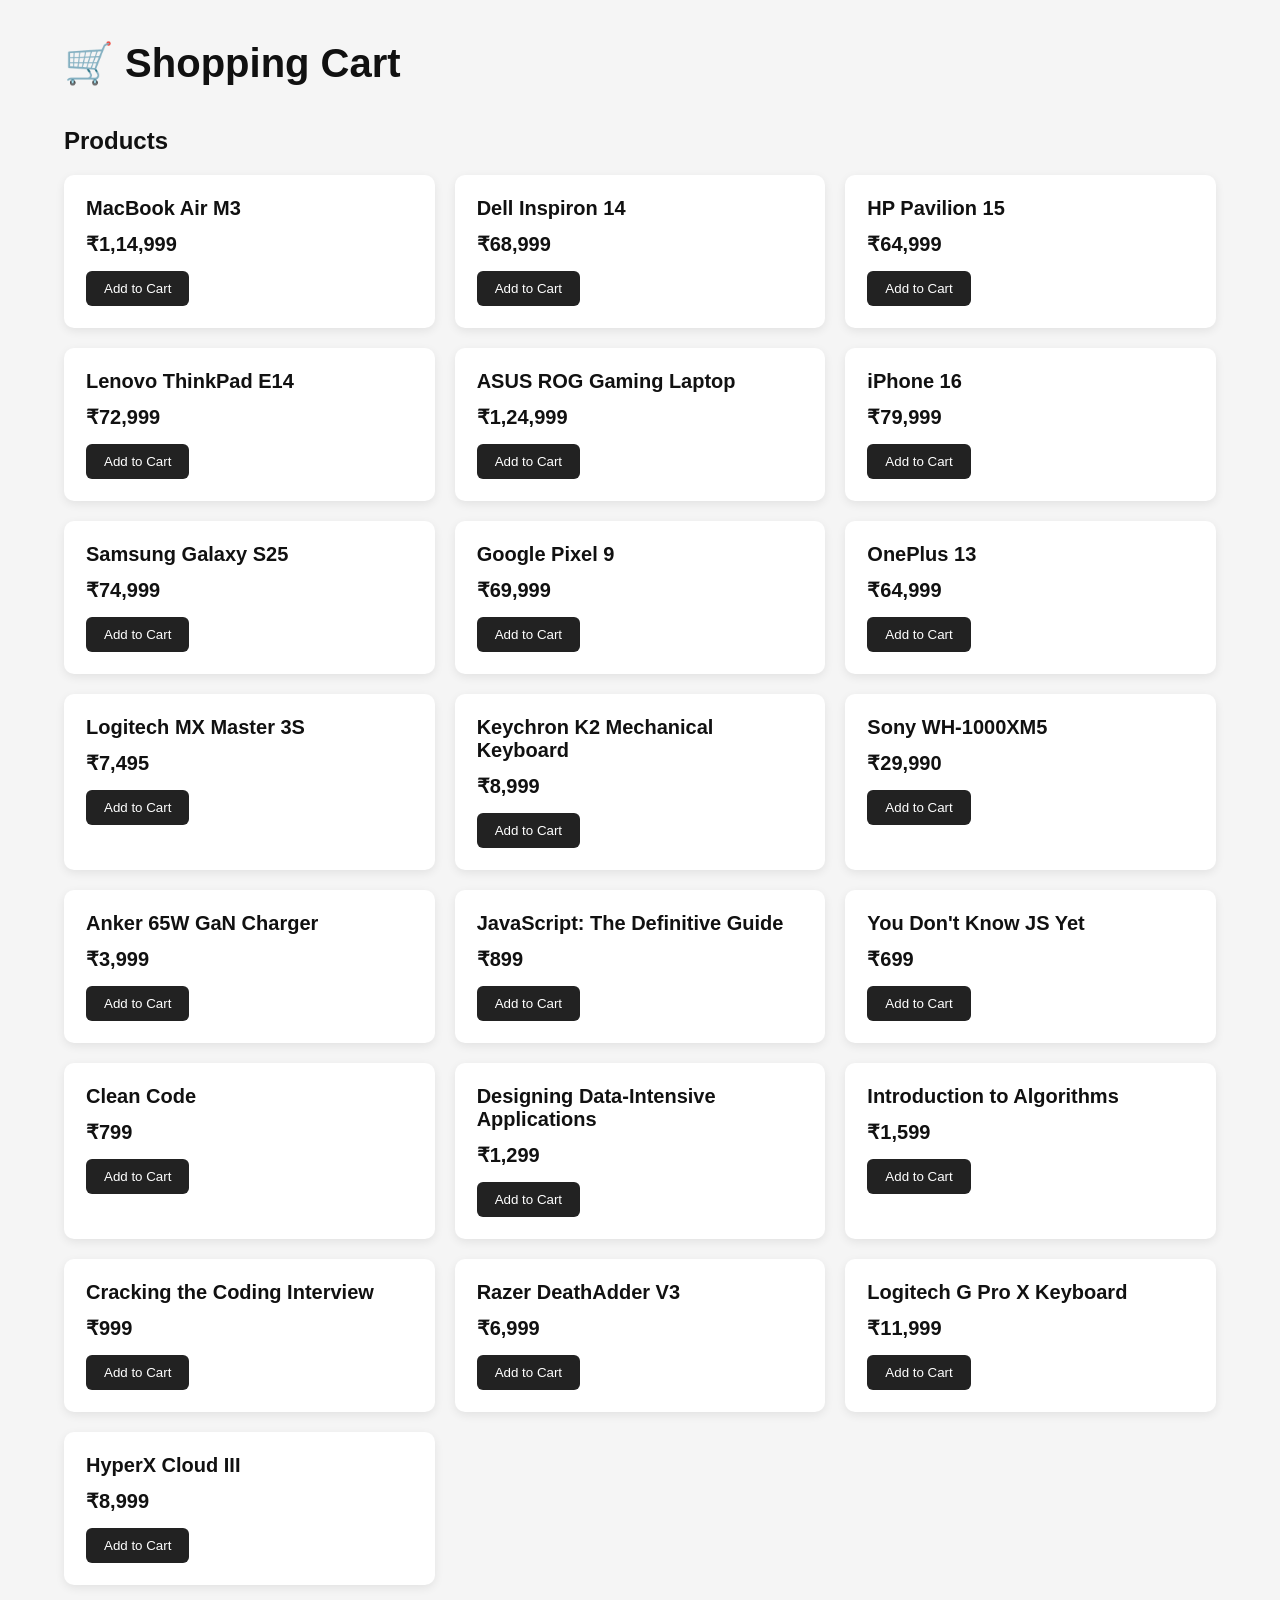
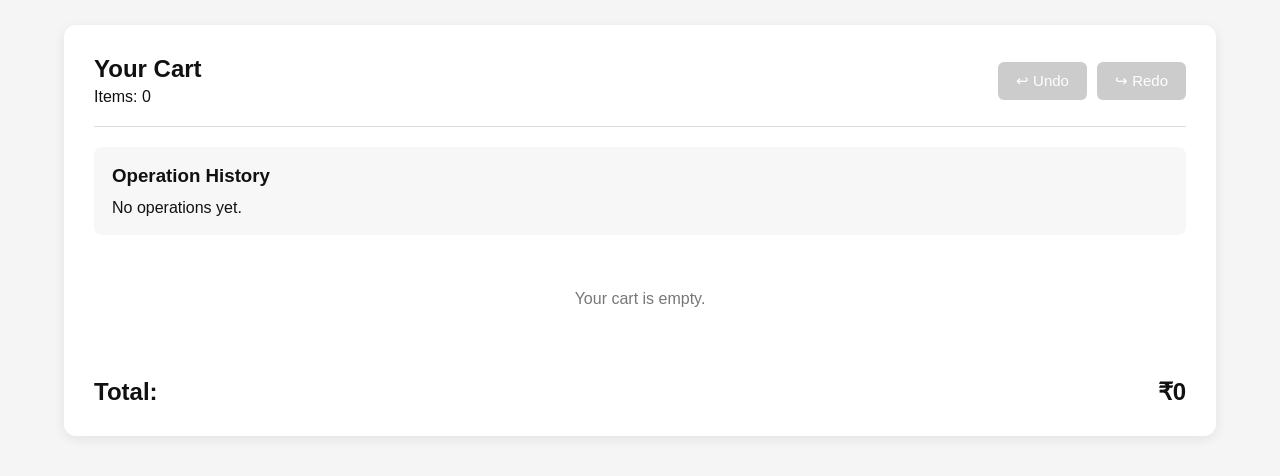
<file: challenge 4/index.html>
<!DOCTYPE html>
<html lang="en">

<head>

    <meta charset="UTF-8">

    <meta name="viewport"
          content="width=device-width, initial-scale=1.0">

    <title>Undo Redo Cart</title>

    <link rel="stylesheet" href="style.css">

</head>

<body>

    <div class="container">

        <h1>🛒 Shopping Cart</h1>


        <!-- PRODUCTS -->

        <section>

            <h2>Products</h2>

            <div
                id="productList"
                class="product-grid">
            </div>

        </section>


        <!-- CART -->

        <section class="cart-section">

            <div class="cart-header">

                <div>

                    <h2>Your Cart</h2>

                    <p id="itemCount">
                        Items: 0
                    </p>

                </div>


                <div class="history-buttons">

                    <button
                        id="undoButton"
                        disabled>
                        ↩ Undo
                    </button>

                    <button
                        id="redoButton"
                        disabled>
                        ↪ Redo
                    </button>

                </div>

            </div>


            <!-- OPERATION HISTORY -->

            <div class="history">

                <h3>Operation History</h3>

                <div id="operationHistory">
                    No operations yet.
                </div>

            </div>


            <!-- CART ITEMS -->

            <div id="cartItems">

                <div class="empty-cart">
                    Your cart is empty.
                </div>

            </div>


            <!-- TOTAL -->

            <div class="cart-total">

                <strong>
                    Total:
                </strong>

                <span id="cartTotal">
                    ₹0
                </span>

            </div>

        </section>

    </div>


    <script src="data.js"></script>
    <script src="script.js"></script>

</body>

</html>
</file>
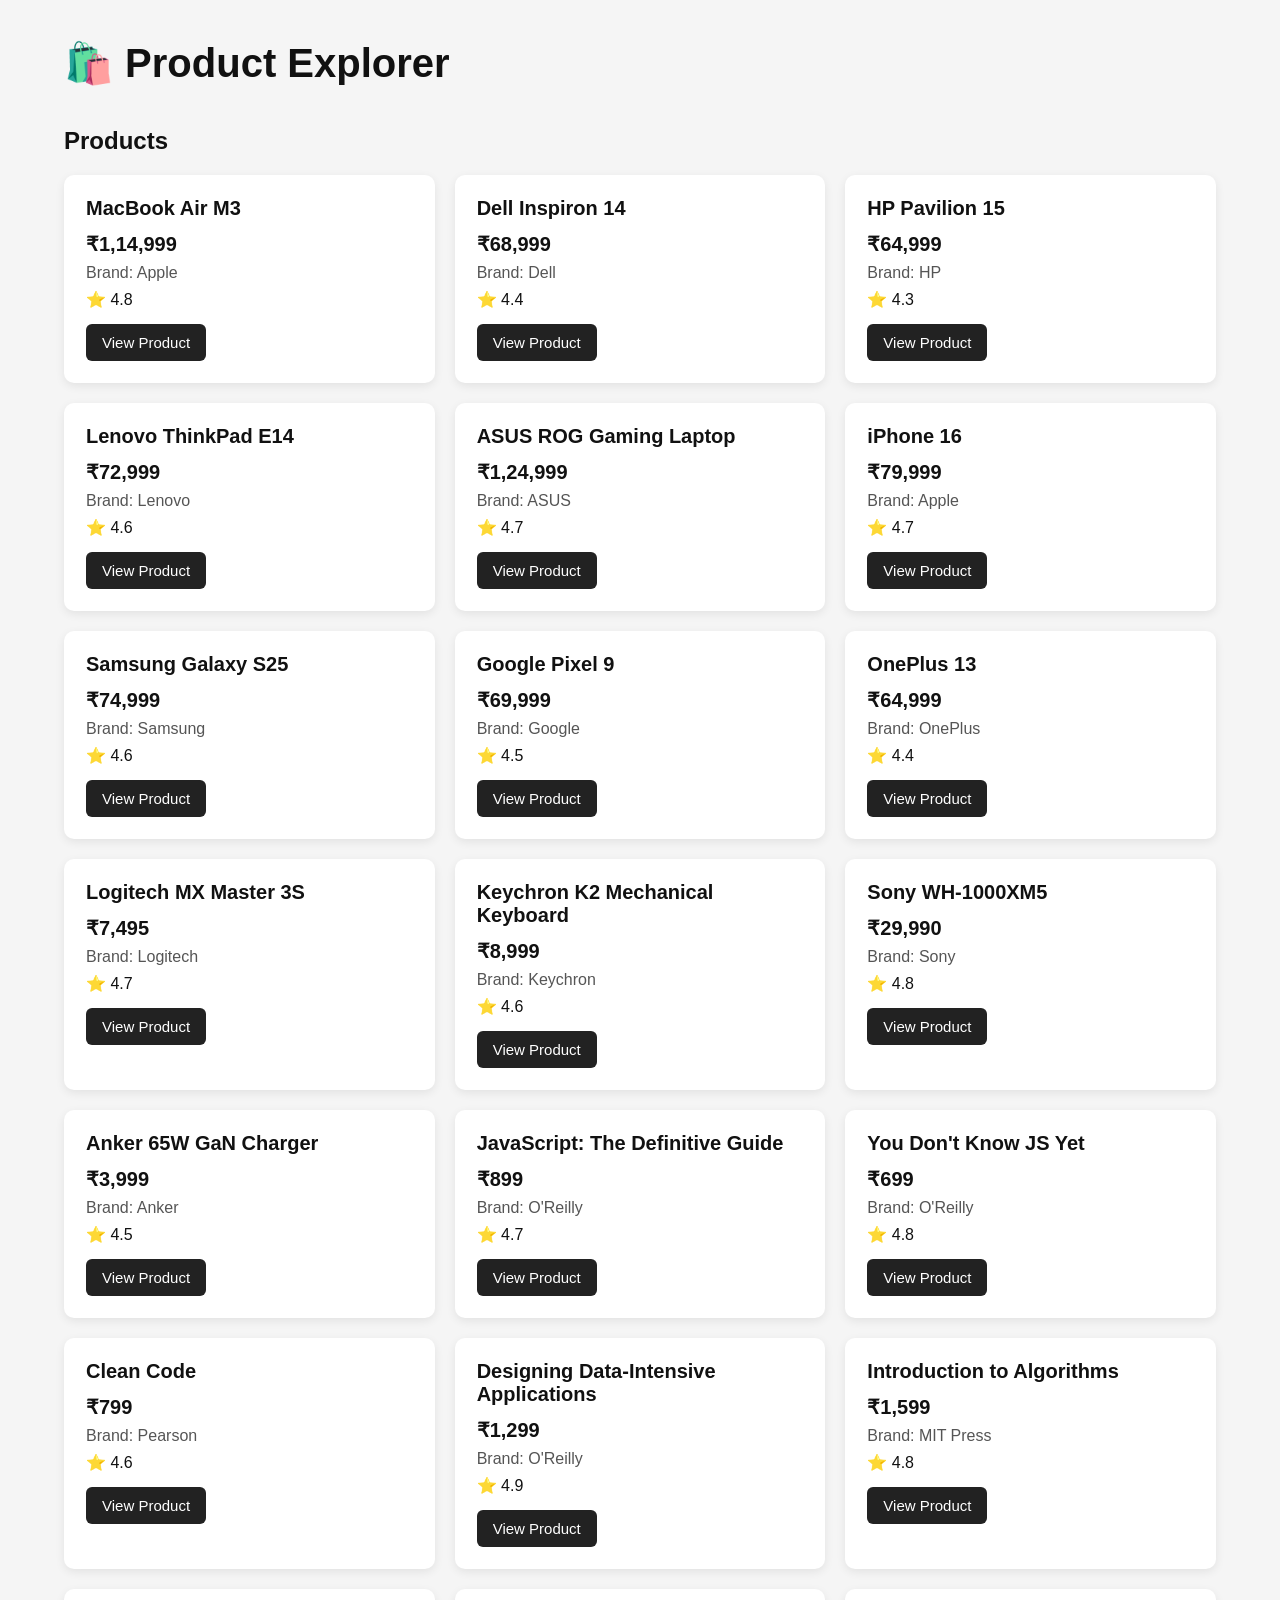
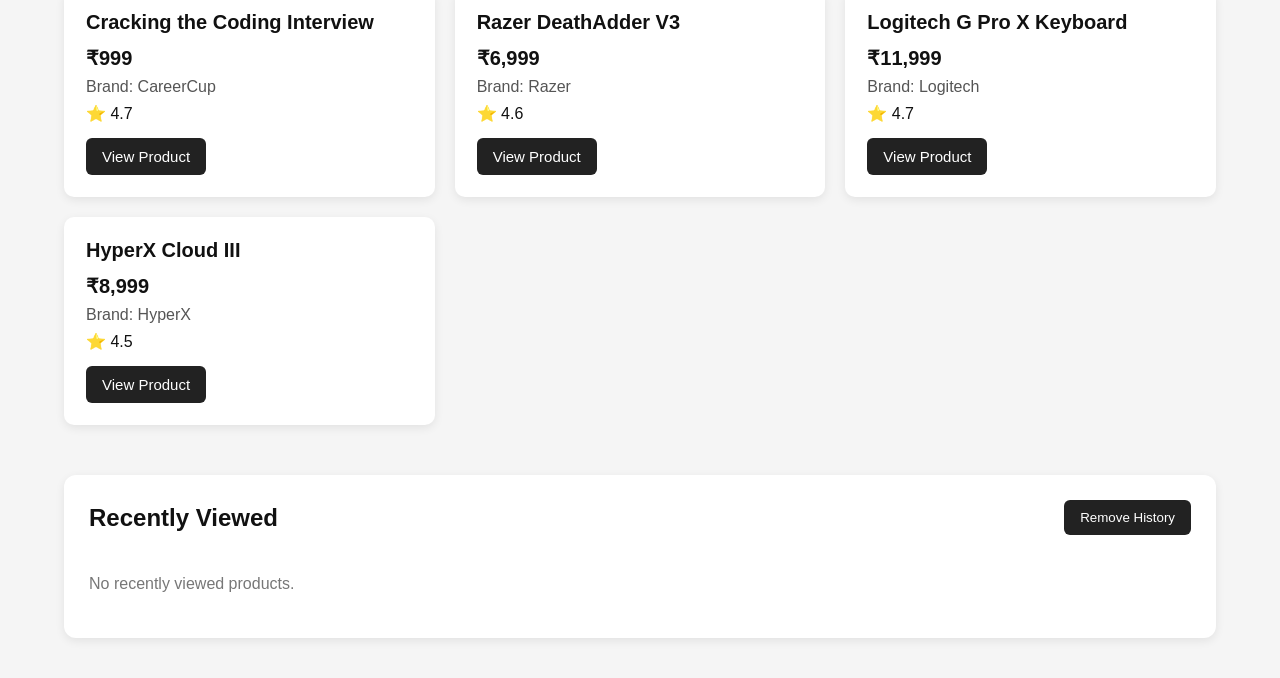
<file: challenge-03/index.html>
<!DOCTYPE html>
<html lang="en">

<head>

    <meta charset="UTF-8">

    <meta name="viewport" content="width=device-width, initial-scale=1.0">

    <title>Recently Viewed Products</title>

    <link rel="stylesheet" href="style.css">

</head>

<body>

    <div class="container">

        <h1>🛍️ Product Explorer</h1>


        <!-- ALL PRODUCTS -->

        <section>

            <h2>Products</h2>

            <div id="productList" class="product-grid"></div>

        </section>


        <!-- RECENTLY VIEWED -->

        <section class="recent-section">

            <div class="recent-header">

                <h2>Recently Viewed</h2>

                <button id="removeHistoryButton">
                    Remove History
                </button>

            </div>


            <div
                id="recentProducts"
                class="recent-products"
            >

                <div class="empty-message">
                    No recently viewed products.
                </div>

            </div>

        </section>


    </div>


    <!-- PRODUCT MODAL -->

    <div
        id="productModal"
        class="modal"
    >

        <div class="modal-content">

            <button
                id="closeModal"
                class="close-button"
            >
                ×
            </button>


            <h2 id="modalName"></h2>

            <p id="modalBrand"></p>

            <p id="modalPrice"></p>

            <p id="modalRating"></p>

        </div>

    </div>


    <script src="data.js"></script>
    <script src="script.js"></script>

</body>

</html>
</file>
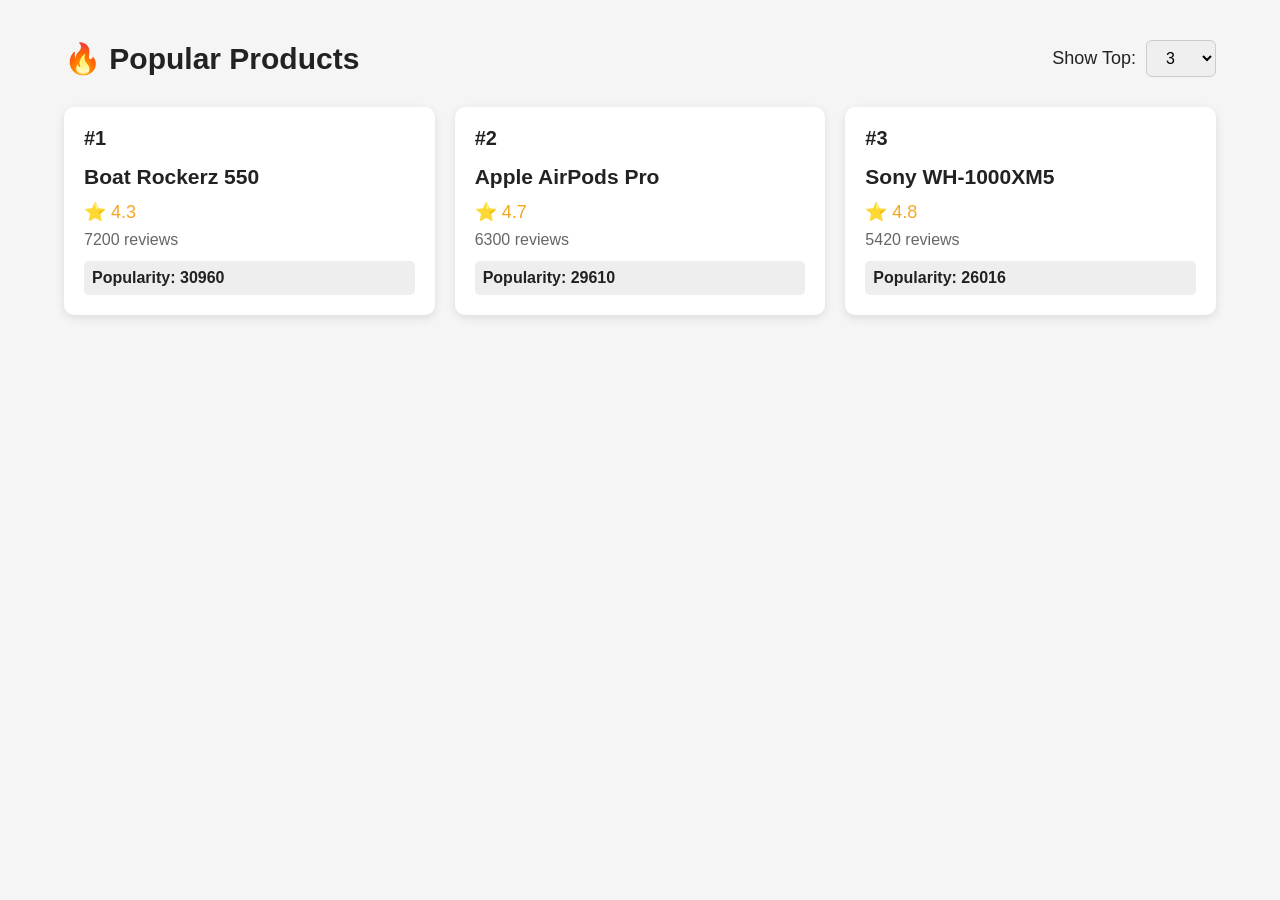
<file: challenge-2/index.html>
<!DOCTYPE html>
<html lang="en">
<head>
    <meta charset="UTF-8">
    <meta name="viewport" content="width=device-width, initial-scale=1.0">
    <title>Popular Products</title>
    <link rel="stylesheet" href="style.css">
</head>
<body>

    <div class="container">

        <div class="header">
            <h1>🔥 Popular Products</h1>

            <div class="selector">
                <label for="topK">Show Top:</label>

                <select id="topK">
                    <option value="3">3</option>
                    <option value="5">5</option>
                    <option value="10">10</option>
                </select>
            </div>
        </div>

        <div id="productContainer" class="products"></div>

    </div>

    <script src="script.js"></script>

</body>
</html>
</file>
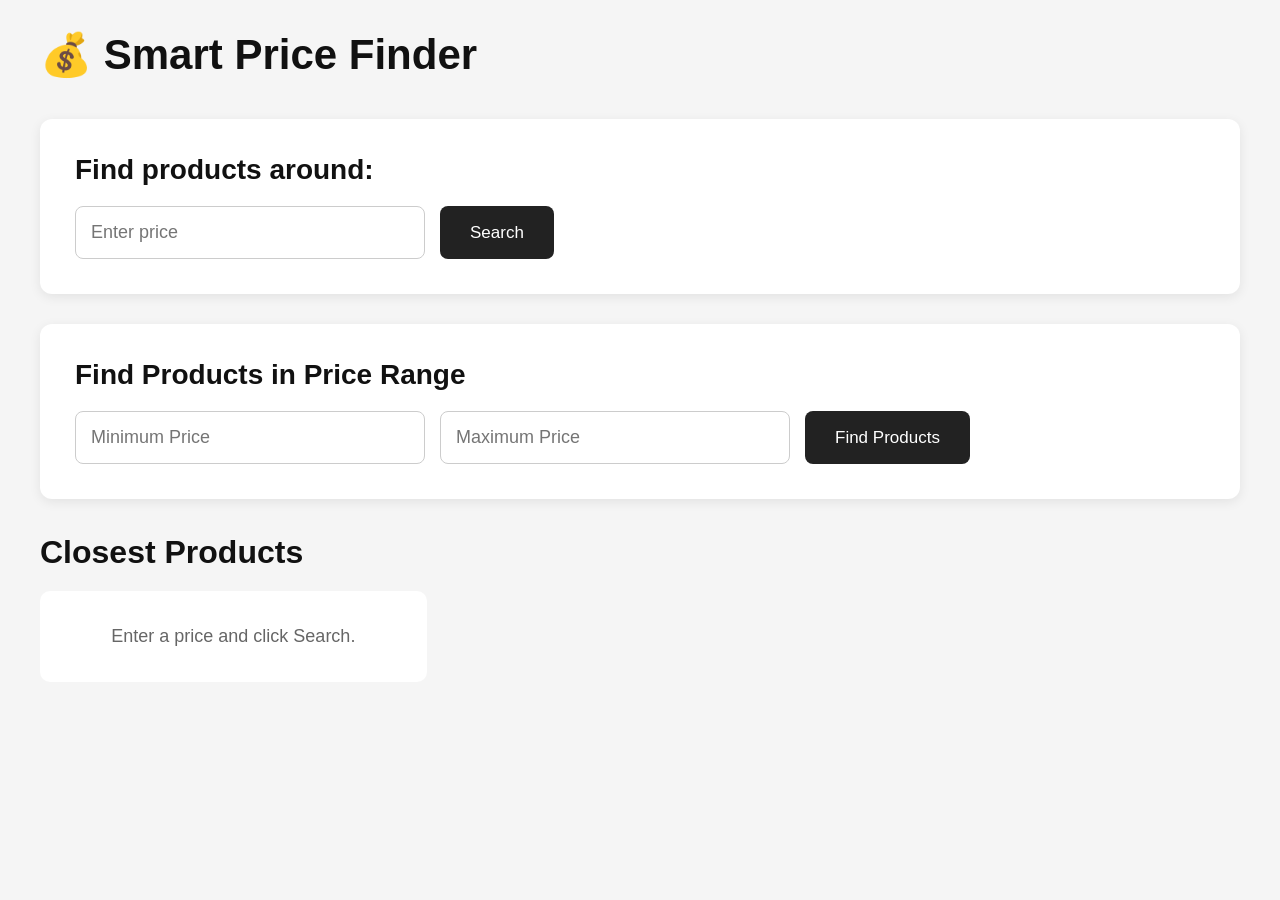
<file: Challenge1/index.html>
<!DOCTYPE html>
<html lang="en">

<head>

    <meta charset="UTF-8">

    <meta name="viewport" content="width=device-width, initial-scale=1.0">

    <title>Smart Price Finder</title>

    <link rel="stylesheet" href="style.css">

</head>

<body>

    <div class="container">

        <h1>💰 Smart Price Finder</h1>


        <div class="box">

            <h2>Find products around:</h2>

            <div class="input-row">

                <input
                    type="number"
                    id="targetPrice"
                    placeholder="Enter price"
                >

                <button id="searchButton">
                    Search
                </button>

            </div>

        </div>


        <div class="box">

            <h2>Find Products in Price Range</h2>

            <div class="input-row">

                <input
                    type="number"
                    id="minPrice"
                    placeholder="Minimum Price"
                >

                <input
                    type="number"
                    id="maxPrice"
                    placeholder="Maximum Price"
                >

                <button id="rangeButton">
                    Find Products
                </button>

            </div>

        </div>


        <h2 class="result-heading">
            Closest Products
        </h2>


        <div id="results" class="products">

            <div class="message">
                Enter a price and click Search.
            </div>

        </div>

    </div>


    <script src="data.js"></script>
    <script src="script.js"></script>

</body>

</html>
</file>
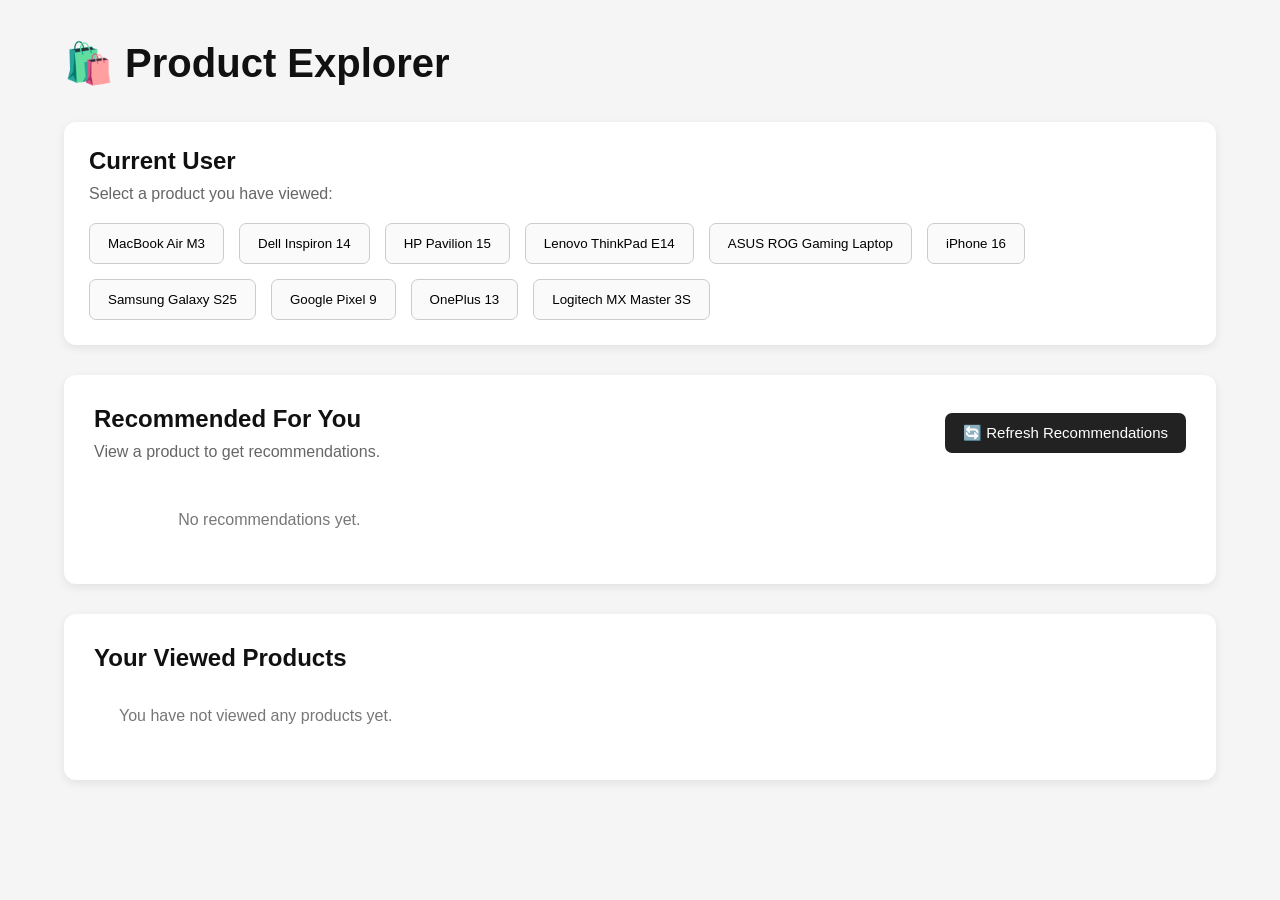
<file: challenge5/index.html>
<!DOCTYPE html>
<html lang="en">

<head>

    <meta charset="UTF-8">

    <meta name="viewport"
          content="width=device-width, initial-scale=1.0">

    <title>Personalized Recommendations</title>

    <link rel="stylesheet" href="style.css">

</head>

<body>

    <div class="container">

        <h1>🛍️ Product Explorer</h1>


        <!-- CURRENT USER -->

        <section class="current-user">

            <h2>Current User</h2>

            <p>
                Select a product you have viewed:
            </p>


            <div
                id="currentUserProducts"
                class="current-products">
            </div>

        </section>


        <!-- RECOMMENDATIONS -->

        <section class="recommendation-section">

            <div class="section-header">

                <div>

                    <h2>
                        Recommended For You
                    </h2>

                    <p id="recommendationReason">
                        View a product to get recommendations.
                    </p>

                </div>


                <button id="refreshButton">
                    🔄 Refresh Recommendations
                </button>

            </div>


            <div
                id="recommendations"
                class="recommendation-grid">

                <div class="empty-message">

                    No recommendations yet.

                </div>

            </div>

        </section>


        <!-- VIEW HISTORY -->

        <section class="viewed-section">

            <h2>
                Your Viewed Products
            </h2>


            <div
                id="viewedProducts"
                class="viewed-list">

                <div class="empty-message">
                    You have not viewed any products yet.
                </div>

            </div>

        </section>

    </div>


    <script src="data.js"></script>

    <script src="script.js"></script>

</body>

</html>
</file>
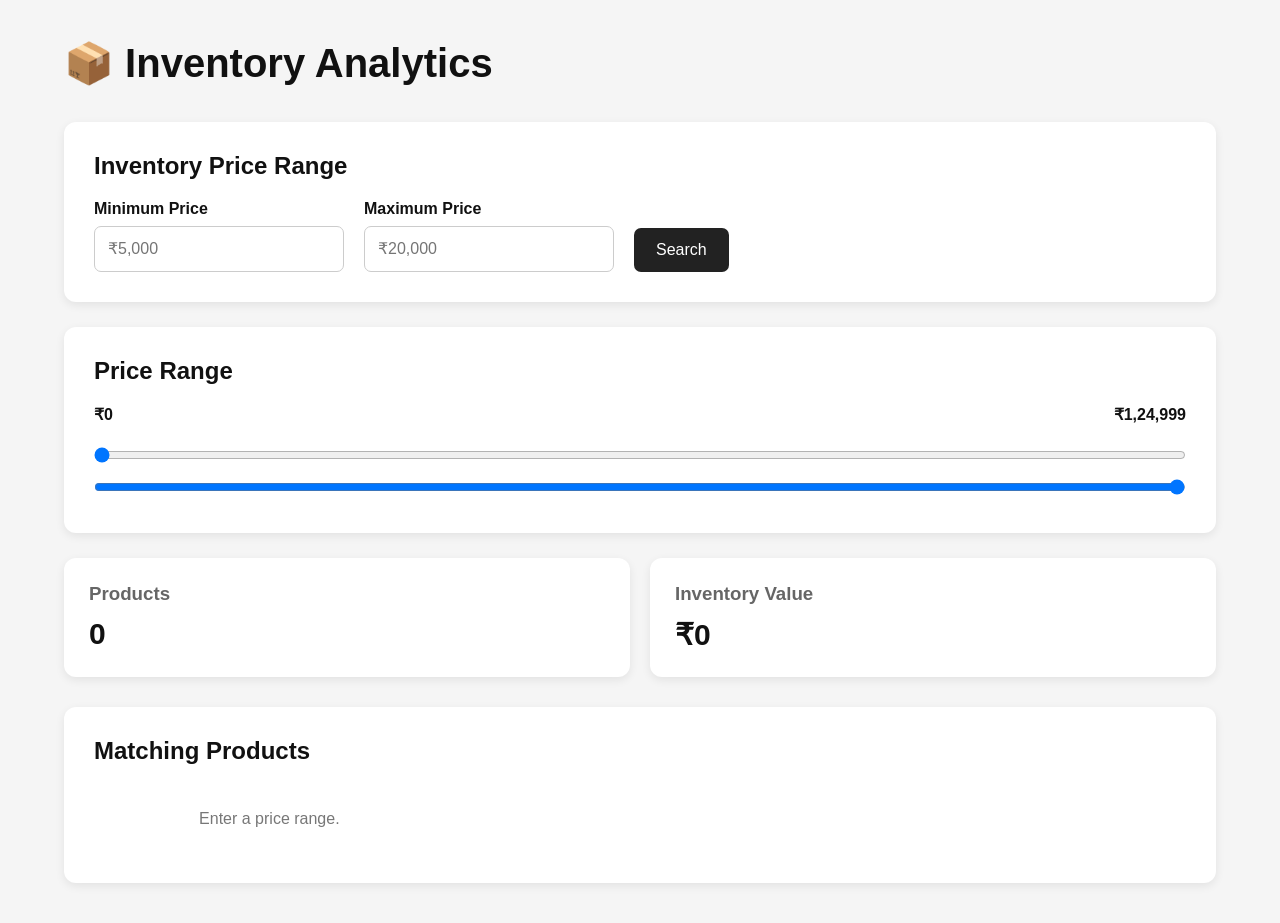
<file: challlenge 6/index.html>
<!DOCTYPE html>
<html lang="en">

<head>

    <meta charset="UTF-8">

    <meta name="viewport"
          content="width=device-width, initial-scale=1.0">

    <title>Inventory Range Dashboard</title>

    <link rel="stylesheet" href="style.css">

</head>

<body>

    <div class="container">

        <h1>📦 Inventory Analytics</h1>


        <!-- PRICE RANGE -->

        <section class="search-box">

            <h2>Inventory Price Range</h2>

            <div class="inputs">

                <div>
                    <label>
                        Minimum Price
                    </label>

                    <input
                        type="number"
                        id="minPrice"
                        placeholder="₹5,000"
                    >
                </div>


                <div>
                    <label>
                        Maximum Price
                    </label>

                    <input
                        type="number"
                        id="maxPrice"
                        placeholder="₹20,000"
                    >
                </div>


                <button id="searchButton">
                    Search
                </button>

            </div>

        </section>


        <!-- PRICE SLIDER -->

        <section class="slider-box">

            <h2>Price Range</h2>


            <div class="slider-values">

                <span id="minSliderValue">
                    ₹0
                </span>

                <span id="maxSliderValue">
                    ₹0
                </span>

            </div>


            <input
                type="range"
                id="minSlider"
                min="0"
                max="150000"
                value="0"
                step="100"
            >


            <input
                type="range"
                id="maxSlider"
                min="0"
                max="150000"
                value="150000"
                step="100"
            >

        </section>


        <!-- SUMMARY -->

        <section class="summary">

            <div class="summary-card">

                <h3>
                    Products
                </h3>

                <p id="productCount">
                    0
                </p>

            </div>


            <div class="summary-card">

                <h3>
                    Inventory Value
                </h3>

                <p id="inventoryValue">
                    ₹0
                </p>

            </div>

        </section>


        <!-- MATCHING PRODUCTS -->

        <section class="products-section">

            <h2>
                Matching Products
            </h2>


            <div
                id="productList"
                class="product-grid">

                <div class="empty-message">

                    Enter a price range.

                </div>

            </div>

        </section>

    </div>


    <script src="data.js"></script>

    <script src="script.js"></script>

</body>

</html>
</file>
<file: challenge 4/style.css>
* {
    margin: 0;
    padding: 0;
    box-sizing: border-box;
}


body {
    font-family: Arial, sans-serif;

    background: #f5f5f5;

    color: #111;
}


.container {
    width: 90%;

    max-width: 1200px;

    margin: 40px auto;
}


h1 {
    font-size: 40px;

    margin-bottom: 40px;
}


h2 {
    margin-bottom: 20px;
}


/* PRODUCTS */

.product-grid {
    display: grid;

    grid-template-columns:
        repeat(3, 1fr);

    gap: 20px;

    margin-bottom: 40px;
}


.product-card {
    background: white;

    padding: 22px;

    border-radius: 10px;

    box-shadow:
        0 3px 10px rgba(0, 0, 0, 0.08);
}


.product-card h3 {
    font-size: 20px;

    margin-bottom: 12px;
}


.product-price {
    font-size: 20px;

    font-weight: bold;

    margin-bottom: 15px;
}


.add-button {
    padding: 10px 18px;

    background: #222;

    color: white;

    border: none;

    border-radius: 6px;

    cursor: pointer;
}


.add-button:hover {
    background: #444;
}


/* CART */

.cart-section {
    background: white;

    padding: 30px;

    border-radius: 12px;

    box-shadow:
        0 3px 12px rgba(0, 0, 0, 0.08);
}


.cart-header {
    display: flex;

    justify-content: space-between;

    align-items: center;

    border-bottom: 1px solid #ddd;

    padding-bottom: 20px;

    margin-bottom: 20px;
}


.cart-header h2 {
    margin-bottom: 5px;
}


.history-buttons {
    display: flex;

    gap: 10px;
}


.history-buttons button {
    padding: 10px 18px;

    border: none;

    border-radius: 6px;

    background: #222;

    color: white;

    cursor: pointer;

    font-size: 15px;
}


.history-buttons button:disabled {
    background: #ccc;

    cursor: not-allowed;
}


/* HISTORY */

.history {
    background: #f7f7f7;

    padding: 18px;

    border-radius: 8px;

    margin-bottom: 25px;
}


.history h3 {
    margin-bottom: 12px;
}


.history-item {
    padding: 7px 0;

    border-bottom: 1px solid #ddd;

    font-size: 15px;
}


.history-item:last-child {
    border-bottom: none;
}


/* CART ITEM */

.cart-item {
    display: flex;

    justify-content: space-between;

    align-items: center;

    padding: 18px 0;

    border-bottom: 1px solid #ddd;
}


.cart-product-info h3 {
    margin-bottom: 8px;
}


.cart-product-info p {
    color: #555;

    margin-bottom: 5px;
}


.quantity-controls {
    display: flex;

    align-items: center;

    gap: 10px;
}


.quantity-controls button {
    width: 32px;

    height: 32px;

    border: none;

    border-radius: 5px;

    background: #222;

    color: white;

    font-size: 18px;

    cursor: pointer;
}


.quantity {
    min-width: 25px;

    text-align: center;

    font-weight: bold;
}


.remove-button {
    margin-left: 20px;

    padding: 8px 12px;

    border: none;

    border-radius: 5px;

    background: #222;

    color: white;

    cursor: pointer;
}


.empty-cart {
    text-align: center;

    padding: 30px;

    color: #777;
}


/* TOTAL */

.cart-total {
    display: flex;

    justify-content: space-between;

    font-size: 24px;

    padding-top: 25px;

    margin-top: 15px;
}


#cartTotal {
    font-weight: bold;
}


@media (max-width: 800px) {

    .product-grid {
        grid-template-columns:
            repeat(2, 1fr);
    }

    .cart-header {
        flex-direction: column;

        align-items: flex-start;

        gap: 15px;
    }

}


@media (max-width: 500px) {

    .product-grid {
        grid-template-columns: 1fr;
    }

    .cart-item {
        flex-direction: column;

        align-items: flex-start;

        gap: 15px;
    }

}
</file>
<file: challenge-03/style.css>
* {
    margin: 0;
    padding: 0;
    box-sizing: border-box;
}


body {
    font-family: Arial, sans-serif;
    background: #f5f5f5;
    color: #111;
}


.container {
    width: 90%;
    max-width: 1200px;
    margin: 40px auto;
}


h1 {
    font-size: 40px;
    margin-bottom: 40px;
}


h2 {
    margin-bottom: 20px;
}


/* PRODUCT GRID */

.product-grid {
    display: grid;

    grid-template-columns:
        repeat(3, 1fr);

    gap: 20px;
}


.card {
    background: white;

    padding: 22px;

    border-radius: 10px;

    box-shadow:
        0 3px 10px rgba(0, 0, 0, 0.08);
}


.card h3 {
    font-size: 20px;

    margin-bottom: 12px;
}


.price {
    font-size: 20px;

    font-weight: bold;

    margin-bottom: 8px;
}


.brand {
    color: #555;

    margin-bottom: 8px;
}


.rating {
    margin-bottom: 15px;
}


.view-button {
    padding: 10px 16px;

    border: none;

    border-radius: 6px;

    background: #222;

    color: white;

    cursor: pointer;

    font-size: 15px;
}


.view-button:hover {
    background: #444;
}


/* RECENTLY VIEWED */

.recent-section {
    margin-top: 50px;

    background: white;

    padding: 25px;

    border-radius: 12px;

    box-shadow:
        0 3px 10px rgba(0, 0, 0, 0.08);
}


.recent-header {
    display: flex;

    justify-content: space-between;

    align-items: center;

    margin-bottom: 20px;
}


.recent-header h2 {
    margin: 0;
}


#removeHistoryButton {
    padding: 10px 16px;

    border: none;

    border-radius: 6px;

    background: #222;

    color: white;

    cursor: pointer;
}


.recent-products {
    display: flex;

    gap: 15px;

    overflow-x: auto;
}


.recent-card {
    min-width: 220px;

    background: #f7f7f7;

    padding: 18px;

    border-radius: 8px;

    border: 1px solid #ddd;
}


.recent-card h3 {
    font-size: 17px;

    margin-bottom: 10px;
}


.recent-card p {
    margin-bottom: 7px;
}


.recent-card button {
    margin-top: 8px;

    padding: 8px 12px;

    border: none;

    border-radius: 5px;

    background: #222;

    color: white;

    cursor: pointer;
}


.empty-message {
    color: #777;

    padding: 20px 0;
}


/* MODAL */

.modal {
    display: none;

    position: fixed;

    left: 0;
    top: 0;

    width: 100%;
    height: 100%;

    background: rgba(0, 0, 0, 0.5);

    justify-content: center;

    align-items: center;
}


.modal-content {
    width: 90%;

    max-width: 500px;

    background: white;

    padding: 35px;

    border-radius: 12px;

    position: relative;
}


.modal-content h2 {
    font-size: 28px;

    margin-bottom: 20px;
}


.modal-content p {
    margin-bottom: 12px;

    font-size: 17px;
}


.close-button {
    position: absolute;

    right: 15px;

    top: 10px;

    border: none;

    background: none;

    font-size: 30px;

    cursor: pointer;
}


@media (max-width: 800px) {

    .product-grid {
        grid-template-columns:
            repeat(2, 1fr);
    }

}


@media (max-width: 500px) {

    .product-grid {
        grid-template-columns: 1fr;
    }

    .recent-header {
        flex-direction: column;

        align-items: flex-start;

        gap: 15px;
    }

}
</file>
<file: challenge-2/style.css>
* {
    margin: 0;
    padding: 0;
    box-sizing: border-box;
}

body {
    font-family: Arial, sans-serif;
    background-color: #f5f5f5;
    color: #222;
}

.container {
    width: 90%;
    max-width: 1200px;
    margin: 40px auto;
}

.header {
    display: flex;
    justify-content: space-between;
    align-items: center;
    margin-bottom: 30px;
}

.header h1 {
    font-size: 30px;
}

.selector {
    display: flex;
    align-items: center;
    gap: 10px;
    font-size: 18px;
}

select {
    padding: 8px 15px;
    font-size: 16px;
    border: 1px solid #ccc;
    border-radius: 6px;
}

.products {
    display: grid;
    grid-template-columns: repeat(3, 1fr);
    gap: 20px;
}

.card {
    background-color: white;
    border-radius: 10px;
    padding: 20px;
    box-shadow: 0 3px 10px rgba(0, 0, 0, 0.1);
}

.rank {
    font-size: 20px;
    font-weight: bold;
    margin-bottom: 15px;
}

.product-name {
    font-size: 21px;
    font-weight: bold;
    margin-bottom: 12px;
}

.rating {
    color: #f5a623;
    font-size: 18px;
    margin-bottom: 8px;
}

.reviews {
    color: #666;
    margin-bottom: 12px;
}

.popularity {
    background-color: #eee;
    padding: 8px;
    border-radius: 5px;
    font-weight: bold;
}

@media (max-width: 800px) {
    .products {
        grid-template-columns: repeat(2, 1fr);
    }
}

@media (max-width: 500px) {
    .header {
        flex-direction: column;
        align-items: flex-start;
        gap: 15px;
    }

    .products {
        grid-template-columns: 1fr;
    }
}
</file>
<file: Challenge1/style.css>
* {
    margin: 0;
    padding: 0;
    box-sizing: border-box;
}

body {
    font-family: Arial, sans-serif;
    background: #f5f5f5;
    color: #111;
}

.container {
    width: 95%;
    max-width: 1200px;
    margin: 30px auto;
}

h1 {
    font-size: 42px;
    margin-bottom: 40px;
}

.box {
    background: white;
    padding: 35px;
    margin-bottom: 30px;
    border-radius: 12px;
    box-shadow: 0 3px 12px rgba(0, 0, 0, 0.08);
}

.box h2 {
    font-size: 28px;
    margin-bottom: 20px;
}

.input-row {
    display: flex;
    gap: 15px;
}

input {
    width: 350px;
    padding: 15px;
    font-size: 18px;
    border: 1px solid #ccc;
    border-radius: 8px;
}

button {
    padding: 15px 30px;
    background: #222;
    color: white;
    border: none;
    border-radius: 8px;
    font-size: 17px;
    cursor: pointer;
}

button:hover {
    background: #444;
}

.result-heading {
    font-size: 32px;
    margin: 35px 0 20px;
}

.products {
    display: grid;
    grid-template-columns: repeat(3, 1fr);
    gap: 20px;
}

.card {
    background: white;
    padding: 25px;
    border-radius: 10px;
    box-shadow: 0 3px 10px rgba(0, 0, 0, 0.08);
}

.card h3 {
    font-size: 21px;
    margin-bottom: 15px;
}

.price {
    font-size: 22px;
    font-weight: bold;
    margin-bottom: 10px;
}

.brand {
    color: #555;
    margin-bottom: 10px;
}

.rating {
    margin-bottom: 15px;
}

.view-button {
    padding: 10px 16px;
}

.message {
    background: white;
    padding: 35px;
    border-radius: 10px;
    color: #666;
    font-size: 18px;
    text-align: center;
}

@media (max-width: 800px) {

    .products {
        grid-template-columns: repeat(2, 1fr);
    }

    .input-row {
        flex-direction: column;
    }

    input {
        width: 100%;
    }
}

@media (max-width: 500px) {

    .products {
        grid-template-columns: 1fr;
    }

    h1 {
        font-size: 32px;
    }
}
</file>
<file: challenge5/style.css>
* {
    margin: 0;
    padding: 0;
    box-sizing: border-box;
}


body {
    font-family: Arial, sans-serif;

    background: #f5f5f5;

    color: #111;
}


.container {
    width: 90%;

    max-width: 1200px;

    margin: 40px auto;
}


h1 {
    font-size: 40px;

    margin-bottom: 35px;
}


h2 {
    margin-bottom: 10px;
}


/* CURRENT USER */

.current-user {
    background: white;

    padding: 25px;

    border-radius: 12px;

    box-shadow:
        0 3px 10px rgba(0, 0, 0, 0.08);

    margin-bottom: 30px;
}


.current-user p {
    color: #666;

    margin-bottom: 20px;
}


.current-products {
    display: flex;

    gap: 15px;

    flex-wrap: wrap;
}


.current-product {
    padding: 12px 18px;

    border: 1px solid #ccc;

    border-radius: 7px;

    background: #fafafa;

    cursor: pointer;
}


.current-product:hover {
    background: #222;

    color: white;
}


/* RECOMMENDATIONS */

.recommendation-section {
    background: white;

    padding: 30px;

    border-radius: 12px;

    box-shadow:
        0 3px 10px rgba(0, 0, 0, 0.08);

    margin-bottom: 30px;
}


.section-header {
    display: flex;

    justify-content: space-between;

    align-items: center;

    margin-bottom: 25px;
}


#recommendationReason {
    color: #666;

    margin-top: 5px;
}


#refreshButton {
    padding: 11px 18px;

    border: none;

    border-radius: 7px;

    background: #222;

    color: white;

    cursor: pointer;

    font-size: 15px;
}


#refreshButton:hover {
    background: #444;
}


.recommendation-grid {
    display: grid;

    grid-template-columns:
        repeat(3, 1fr);

    gap: 20px;
}


.recommendation-card {
    border: 1px solid #ddd;

    border-radius: 10px;

    padding: 22px;

    background: #fafafa;
}


.recommendation-card h3 {
    font-size: 20px;

    margin-bottom: 12px;
}


.recommendation-price {
    font-size: 19px;

    font-weight: bold;

    margin-bottom: 8px;
}


.recommendation-rating {
    margin-bottom: 12px;
}


.why {
    display: inline-block;

    background: #eee;

    padding: 7px 10px;

    border-radius: 5px;

    font-size: 13px;

    color: #555;
}


.view-button {
    margin-top: 15px;

    padding: 9px 15px;

    background: #222;

    color: white;

    border: none;

    border-radius: 6px;

    cursor: pointer;
}


/* VIEW HISTORY */

.viewed-section {
    background: white;

    padding: 30px;

    border-radius: 12px;

    box-shadow:
        0 3px 10px rgba(0, 0, 0, 0.08);
}


.viewed-list {
    display: flex;

    gap: 12px;

    flex-wrap: wrap;
}


.viewed-item {
    padding: 10px 15px;

    background: #f5f5f5;

    border-radius: 6px;
}


.empty-message {
    padding: 25px;

    color: #777;

    text-align: center;
}


@media (max-width: 800px) {

    .recommendation-grid {
        grid-template-columns:
            repeat(2, 1fr);
    }


    .section-header {
        flex-direction: column;

        align-items: flex-start;

        gap: 15px;
    }

}


@media (max-width: 500px) {

    .recommendation-grid {
        grid-template-columns: 1fr;
    }

}
</file>
<file: challlenge 6/style.css>
* {
    margin: 0;
    padding: 0;
    box-sizing: border-box;
}


body {
    font-family: Arial, sans-serif;

    background: #f5f5f5;

    color: #111;
}


.container {
    width: 90%;

    max-width: 1200px;

    margin: 40px auto;
}


h1 {
    font-size: 40px;

    margin-bottom: 35px;
}


h2 {
    margin-bottom: 20px;
}


/* SEARCH */

.search-box {
    background: white;

    padding: 30px;

    border-radius: 12px;

    box-shadow:
        0 3px 10px rgba(0, 0, 0, 0.08);

    margin-bottom: 25px;
}


.inputs {
    display: flex;

    align-items: end;

    gap: 20px;
}


.inputs div {
    display: flex;

    flex-direction: column;

    gap: 8px;
}


label {
    font-weight: bold;
}


input[type="number"] {
    width: 250px;

    padding: 13px;

    font-size: 16px;

    border: 1px solid #ccc;

    border-radius: 7px;
}


button {
    padding: 13px 22px;

    background: #222;

    color: white;

    border: none;

    border-radius: 7px;

    cursor: pointer;

    font-size: 16px;
}


button:hover {
    background: #444;
}


/* SLIDER */

.slider-box {
    background: white;

    padding: 30px;

    border-radius: 12px;

    box-shadow:
        0 3px 10px rgba(0, 0, 0, 0.08);

    margin-bottom: 25px;
}


.slider-values {
    display: flex;

    justify-content: space-between;

    font-weight: bold;

    margin-bottom: 15px;
}


input[type="range"] {
    width: 100%;

    margin: 8px 0;

    cursor: pointer;
}


/* SUMMARY */

.summary {
    display: grid;

    grid-template-columns:
        repeat(2, 1fr);

    gap: 20px;

    margin-bottom: 30px;
}


.summary-card {
    background: white;

    padding: 25px;

    border-radius: 12px;

    box-shadow:
        0 3px 10px rgba(0, 0, 0, 0.08);
}


.summary-card h3 {
    color: #666;

    margin-bottom: 12px;
}


.summary-card p {
    font-size: 30px;

    font-weight: bold;
}


/* PRODUCTS */

.products-section {
    background: white;

    padding: 30px;

    border-radius: 12px;

    box-shadow:
        0 3px 10px rgba(0, 0, 0, 0.08);
}


.product-grid {
    display: grid;

    grid-template-columns:
        repeat(3, 1fr);

    gap: 20px;
}


.product-card {
    background: #f8f8f8;

    border: 1px solid #ddd;

    padding: 20px;

    border-radius: 10px;
}


.product-card h3 {
    margin-bottom: 12px;
}


.product-price {
    font-size: 20px;

    font-weight: bold;

    margin-bottom: 8px;
}


.stock {
    margin-bottom: 8px;
}


.inventory {
    font-weight: bold;

    margin-top: 12px;
}


.empty-message {
    padding: 25px;

    color: #777;

    text-align: center;
}


/* RESPONSIVE */

@media (max-width: 800px) {

    .inputs {
        flex-direction: column;

        align-items: stretch;
    }


    input[type="number"] {
        width: 100%;
    }


    .product-grid {
        grid-template-columns:
            repeat(2, 1fr);
    }

}


@media (max-width: 500px) {

    .summary {
        grid-template-columns: 1fr;
    }


    .product-grid {
        grid-template-columns: 1fr;
    }

}
</file>
